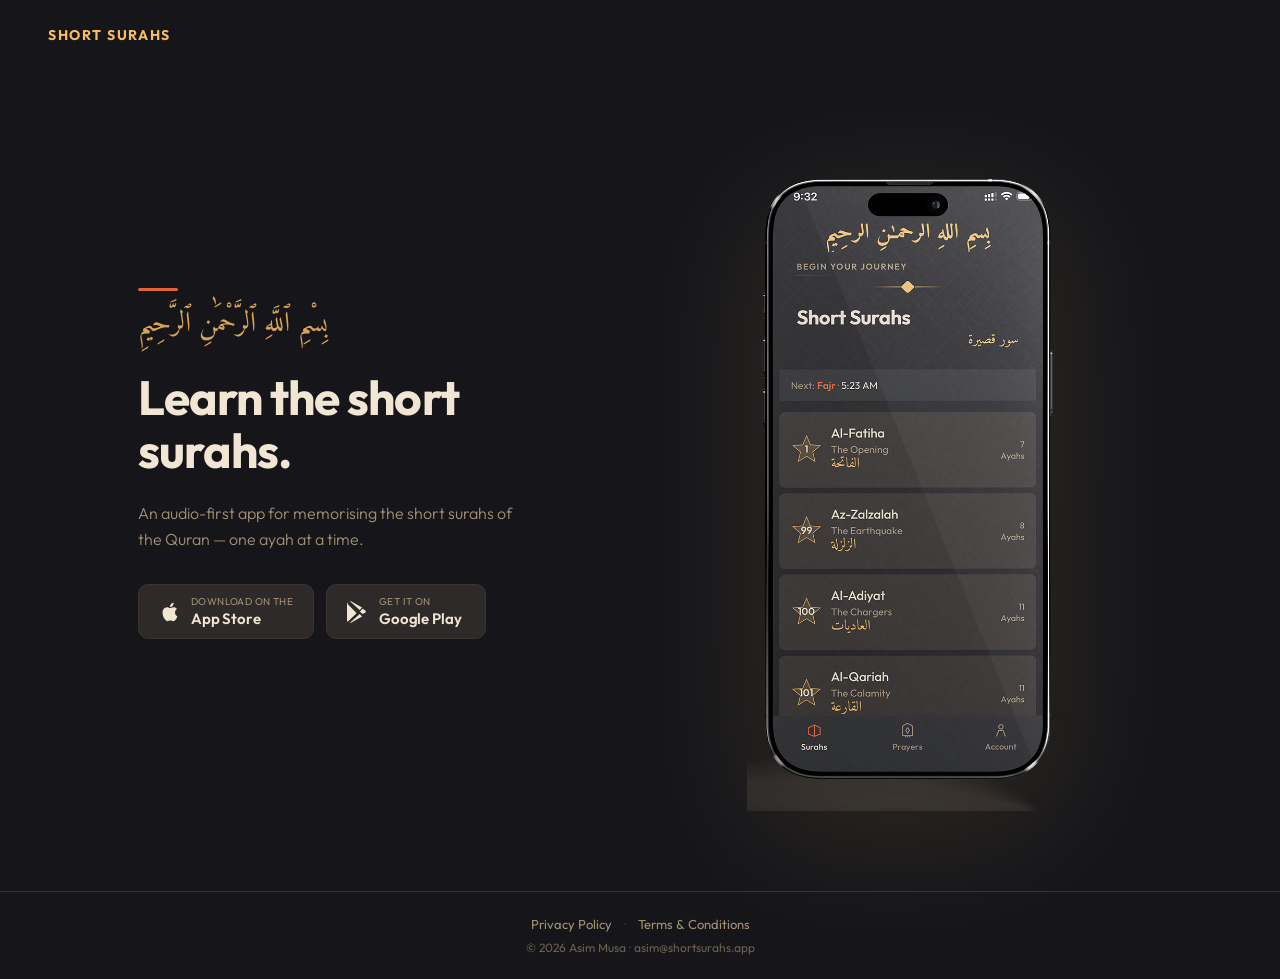
<file: index.html>
<!DOCTYPE html>
<html lang="en">
<head>
  <meta charset="UTF-8">
  <meta name="viewport" content="width=device-width, initial-scale=1.0">
  <title>Short Surahs</title>
  <meta name="description" content="An audio-first app for learning the short surahs of the Quran.">
  <link rel="preconnect" href="https://fonts.googleapis.com">
  <link rel="preconnect" href="https://fonts.gstatic.com" crossorigin>
  <link href="https://fonts.googleapis.com/css2?family=Outfit:wght@300;400;600;700&family=Amiri:ital,wght@0,400;0,700;1,400&display=swap" rel="stylesheet">
  <link rel="stylesheet" href="style.css">
</head>
<body>

  <main>

    <header class="site-header">
      <span class="logo-text">Short Surahs</span>
    </header>

    <section class="hero">
      <div class="hero-content">
        <p class="bismillah">بِسْمِ ٱللَّهِ ٱلرَّحْمَٰنِ ٱلرَّحِيمِ</p>
        <h1>Learn the short surahs.</h1>
        <p class="sub">An audio-first app for memorising the short surahs of the Quran — one ayah at a time.</p>
        <div class="store-buttons">
          <a href="#" class="store-btn apple" aria-label="Download on the App Store">
            <svg class="store-icon" viewBox="0 0 24 24" fill="currentColor" xmlns="http://www.w3.org/2000/svg">
              <path d="M18.71 19.5c-.83 1.24-1.71 2.45-3.05 2.47-1.34.03-1.77-.79-3.29-.79-1.53 0-2 .77-3.27.82-1.31.05-2.3-1.32-3.14-2.53C4.25 17 2.94 12.45 4.7 9.39c.87-1.52 2.43-2.48 4.12-2.51 1.28-.02 2.5.87 3.29.87.78 0 2.26-1.07 3.8-.91.65.03 2.47.26 3.64 1.98-.09.06-2.17 1.28-2.15 3.81.03 3.02 2.65 4.03 2.68 4.04-.03.07-.42 1.44-1.38 2.83M13 3.5c.73-.83 1.94-1.46 2.94-1.5.13 1.17-.34 2.35-1.04 3.19-.69.85-1.83 1.51-2.95 1.42-.15-1.15.41-2.35 1.05-3.11z"/>
            </svg>
            <span class="store-label">
              <span class="store-sub">Download on the</span>
              <span class="store-name">App Store</span>
            </span>
          </a>
          <a href="#" class="store-btn google" aria-label="Get it on Google Play">
            <svg class="store-icon" viewBox="0 0 24 24" fill="currentColor" xmlns="http://www.w3.org/2000/svg">
              <path d="M3.18 23.76c.35.2.74.24 1.15.09l12.1-6.97-2.59-2.59-10.66 9.47zM.75 1.37C.28 1.85 0 2.6 0 3.56v16.9c0 .96.28 1.7.76 2.18l.11.1 9.47-9.47v-.22L.86 3.57.75 1.37zm19.35 8.99-3.11-1.79-2.87 2.87 2.87 2.87 3.12-1.8c.89-.51.89-1.34-.01-1.15zM4.33.24 16.43 7.2l-2.59 2.59L3.18.32C3.57.17 3.97.21 4.33.24z"/>
            </svg>
            <span class="store-label">
              <span class="store-sub">Get it on</span>
              <span class="store-name">Google Play</span>
            </span>
          </a>
        </div>
      </div>
      <div class="hero-image">
        <img src="assets/short-surah-memorise.png" alt="Short Surahs app on iPhone" />
      </div>
    </section>

  </main>

  <footer>
    <p class="footer-links">
      <a href="privacy-policy.html">Privacy Policy</a>
      <span class="divider">·</span>
      <a href="terms-and-conditions.html">Terms &amp; Conditions</a>
    </p>
    <p class="footer-copy">&copy; 2026 Asim Musa &middot; <a href="mailto:asim@shortsurahs.app">asim@shortsurahs.app</a></p>
  </footer>

</body>
</html>
</file>
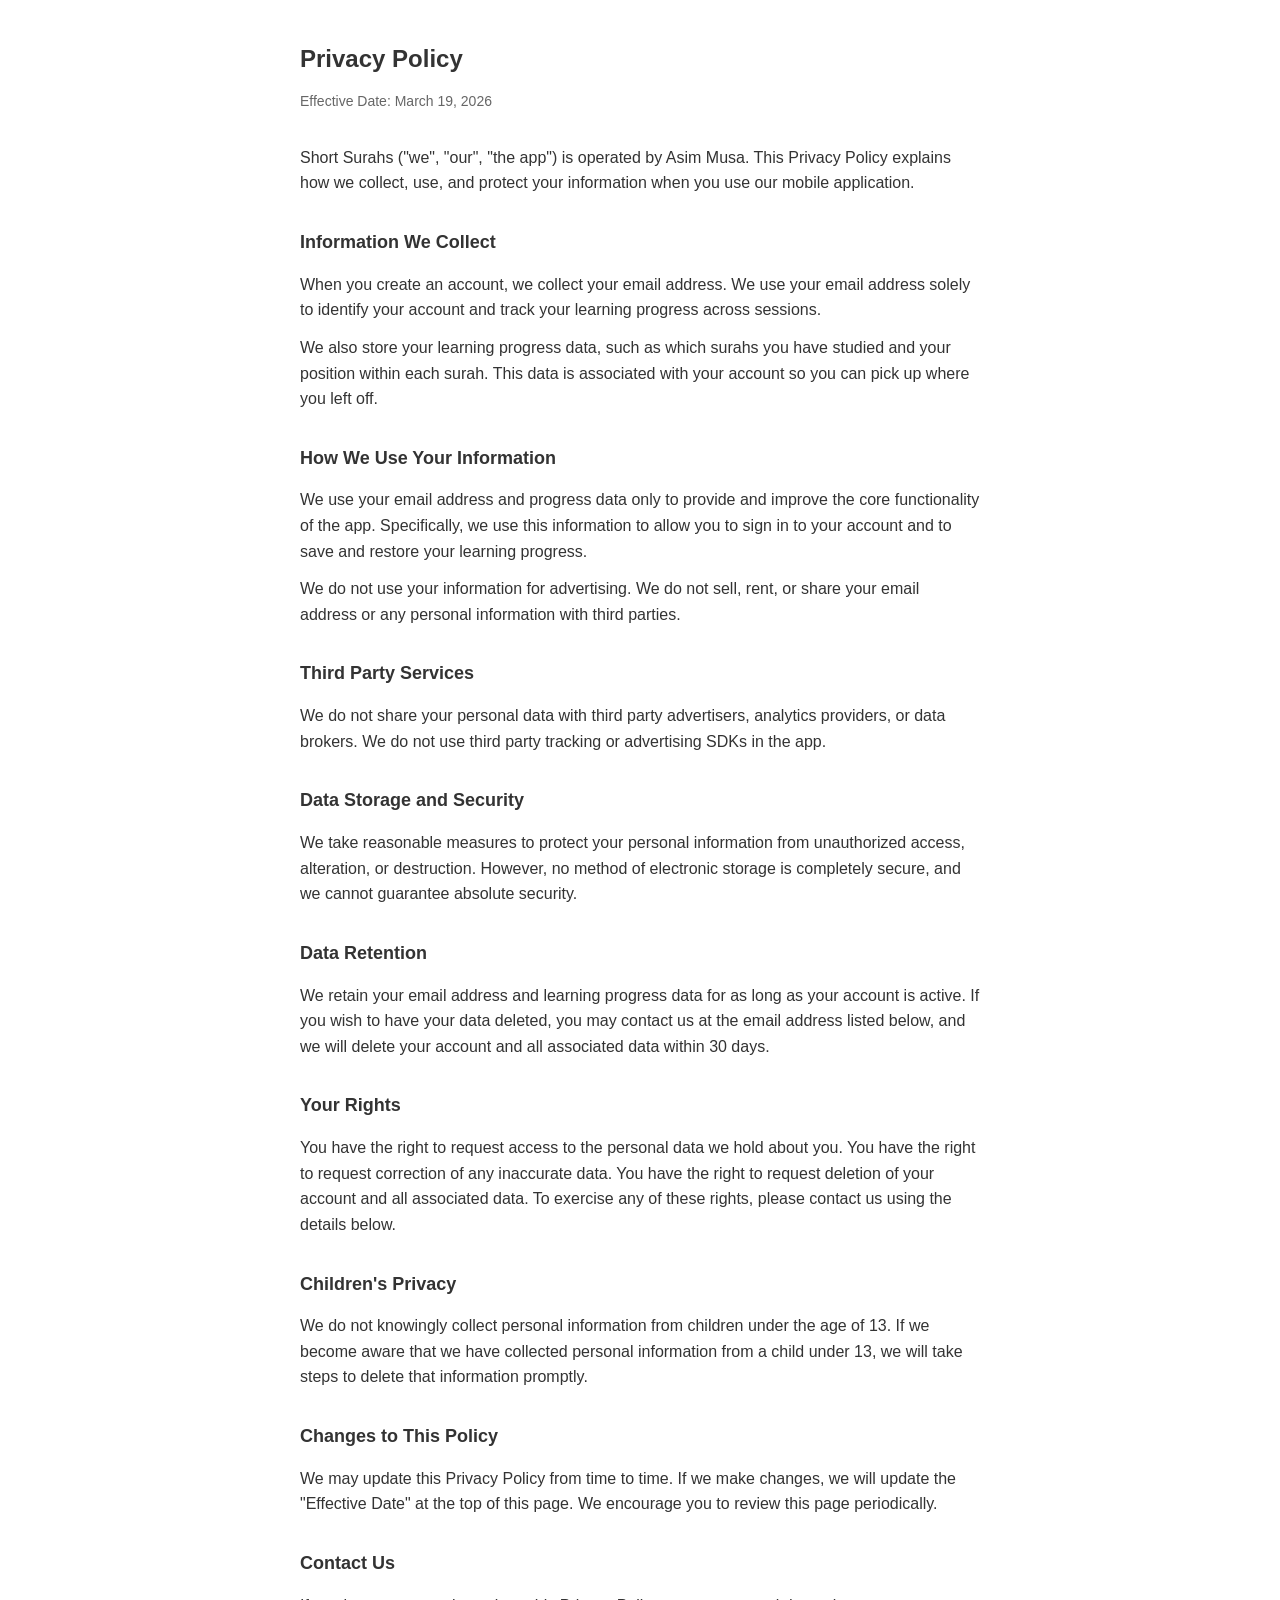
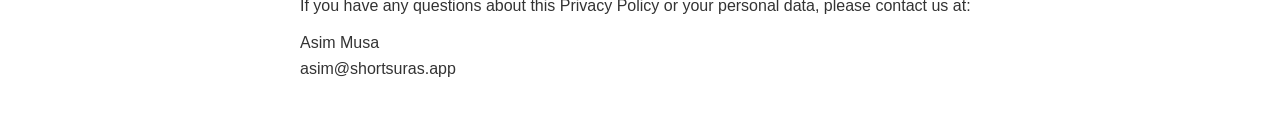
<file: privacy-policy.html>
<!DOCTYPE html>
<html lang="en">
<head>
  <meta charset="UTF-8">
  <meta name="viewport" content="width=device-width, initial-scale=1.0">
  <title>Privacy Policy - Short Surahs</title>
  <style>
    body { font-family: -apple-system, BlinkMacSystemFont, "Segoe UI", Roboto, sans-serif; max-width: 680px; margin: 0 auto; padding: 24px 16px; line-height: 1.6; color: #333; }
    h1 { font-size: 24px; margin-bottom: 4px; }
    h2 { font-size: 18px; margin-top: 32px; }
    p { margin: 12px 0; }
    .date { color: #666; font-size: 14px; margin-bottom: 32px; }
  </style>
</head>
<body>

<h1>Privacy Policy</h1>
<p class="date">Effective Date: March 19, 2026</p>

<p>Short Surahs ("we", "our", "the app") is operated by Asim Musa. This Privacy Policy explains how we collect, use, and protect your information when you use our mobile application.</p>

<h2>Information We Collect</h2>

<p>When you create an account, we collect your email address. We use your email address solely to identify your account and track your learning progress across sessions.</p>

<p>We also store your learning progress data, such as which surahs you have studied and your position within each surah. This data is associated with your account so you can pick up where you left off.</p>

<h2>How We Use Your Information</h2>

<p>We use your email address and progress data only to provide and improve the core functionality of the app. Specifically, we use this information to allow you to sign in to your account and to save and restore your learning progress.</p>

<p>We do not use your information for advertising. We do not sell, rent, or share your email address or any personal information with third parties.</p>

<h2>Third Party Services</h2>

<p>We do not share your personal data with third party advertisers, analytics providers, or data brokers. We do not use third party tracking or advertising SDKs in the app.</p>

<h2>Data Storage and Security</h2>

<p>We take reasonable measures to protect your personal information from unauthorized access, alteration, or destruction. However, no method of electronic storage is completely secure, and we cannot guarantee absolute security.</p>

<h2>Data Retention</h2>

<p>We retain your email address and learning progress data for as long as your account is active. If you wish to have your data deleted, you may contact us at the email address listed below, and we will delete your account and all associated data within 30 days.</p>

<h2>Your Rights</h2>

<p>You have the right to request access to the personal data we hold about you. You have the right to request correction of any inaccurate data. You have the right to request deletion of your account and all associated data. To exercise any of these rights, please contact us using the details below.</p>

<h2>Children's Privacy</h2>

<p>We do not knowingly collect personal information from children under the age of 13. If we become aware that we have collected personal information from a child under 13, we will take steps to delete that information promptly.</p>

<h2>Changes to This Policy</h2>

<p>We may update this Privacy Policy from time to time. If we make changes, we will update the "Effective Date" at the top of this page. We encourage you to review this page periodically.</p>

<h2>Contact Us</h2>

<p>If you have any questions about this Privacy Policy or your personal data, please contact us at:</p>

<p>Asim Musa<br>asim@shortsuras.app</p>

</body>
</html>
</file>
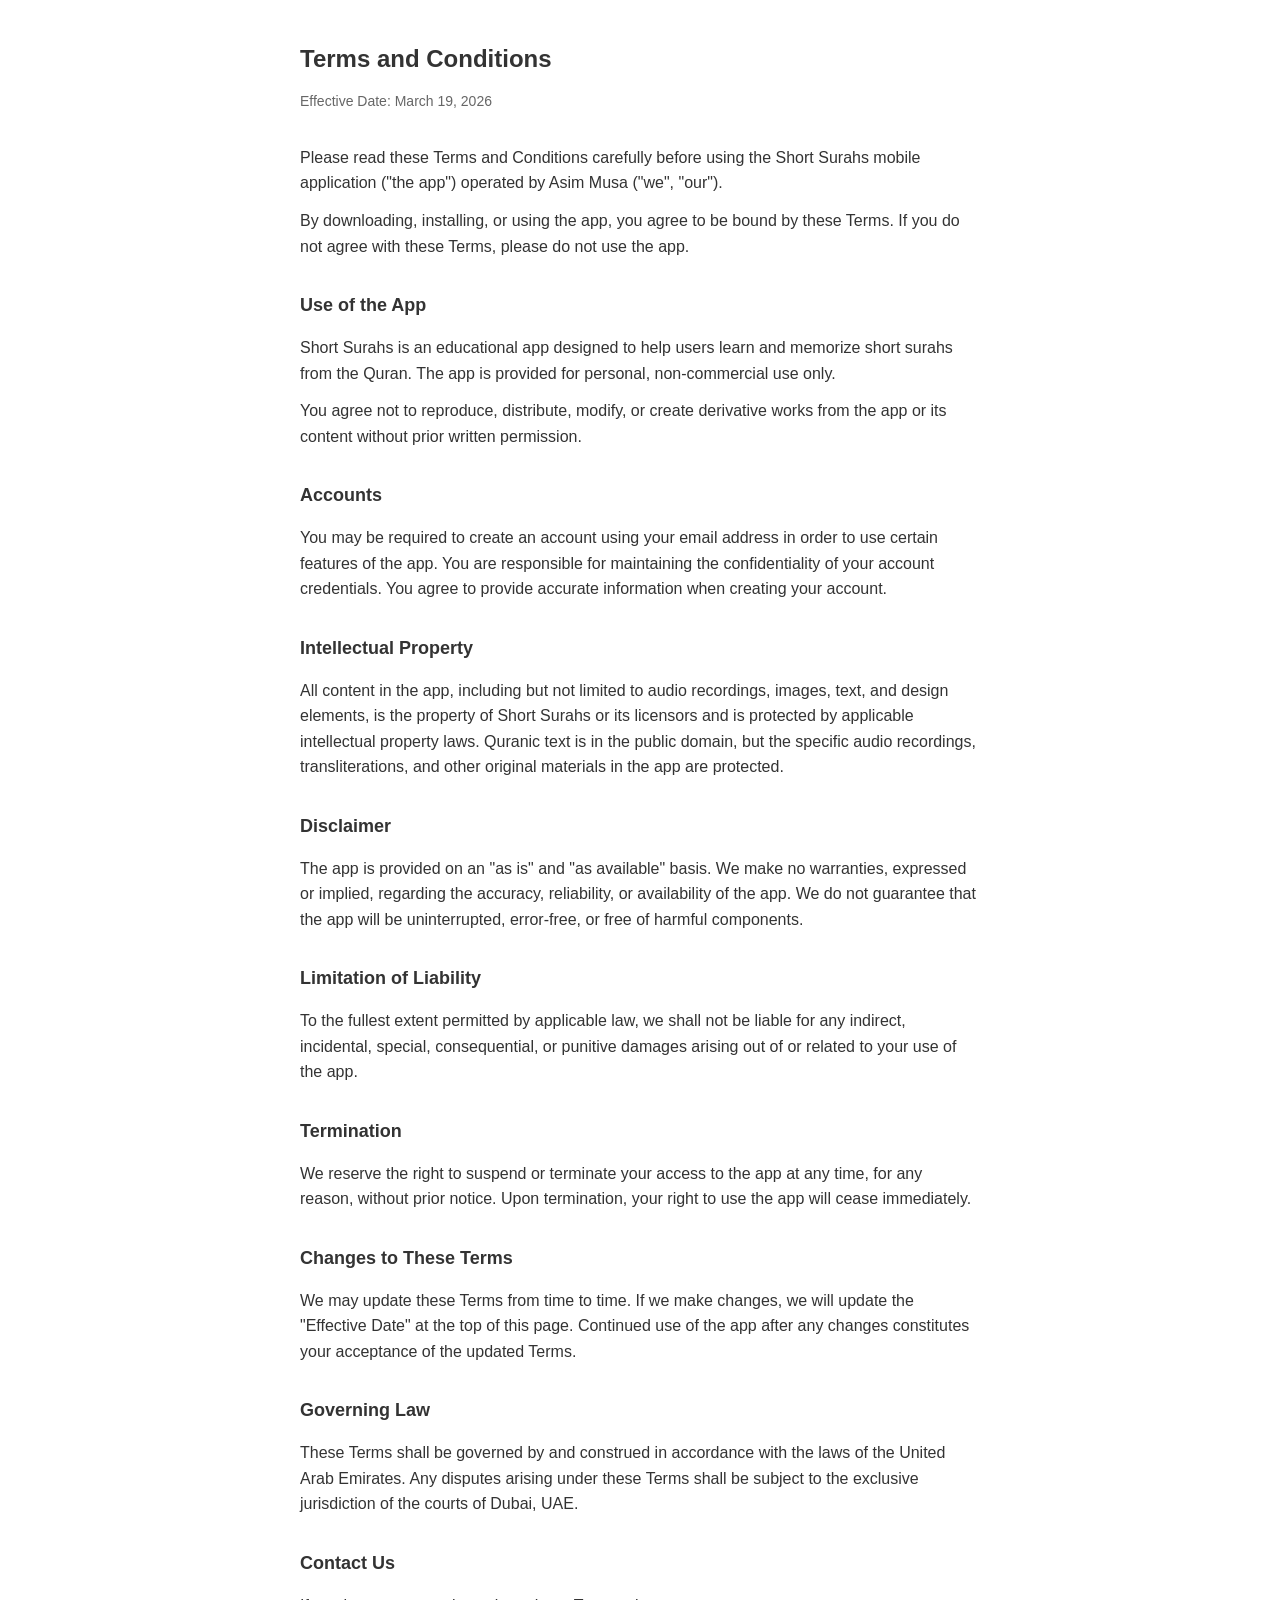
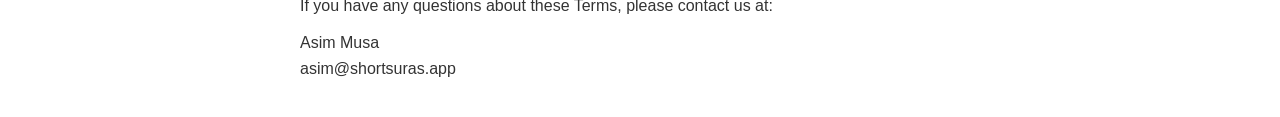
<file: terms-and-conditions.html>
<!DOCTYPE html>
<html lang="en">
<head>
  <meta charset="UTF-8">
  <meta name="viewport" content="width=device-width, initial-scale=1.0">
  <title>Terms and Conditions - Short Surahs</title>
  <style>
    body { font-family: -apple-system, BlinkMacSystemFont, "Segoe UI", Roboto, sans-serif; max-width: 680px; margin: 0 auto; padding: 24px 16px; line-height: 1.6; color: #333; }
    h1 { font-size: 24px; margin-bottom: 4px; }
    h2 { font-size: 18px; margin-top: 32px; }
    p { margin: 12px 0; }
    .date { color: #666; font-size: 14px; margin-bottom: 32px; }
  </style>
</head>
<body>

<h1>Terms and Conditions</h1>
<p class="date">Effective Date: March 19, 2026</p>

<p>Please read these Terms and Conditions carefully before using the Short Surahs mobile application ("the app") operated by Asim Musa ("we", "our").</p>

<p>By downloading, installing, or using the app, you agree to be bound by these Terms. If you do not agree with these Terms, please do not use the app.</p>

<h2>Use of the App</h2>

<p>Short Surahs is an educational app designed to help users learn and memorize short surahs from the Quran. The app is provided for personal, non-commercial use only.</p>

<p>You agree not to reproduce, distribute, modify, or create derivative works from the app or its content without prior written permission.</p>

<h2>Accounts</h2>

<p>You may be required to create an account using your email address in order to use certain features of the app. You are responsible for maintaining the confidentiality of your account credentials. You agree to provide accurate information when creating your account.</p>

<h2>Intellectual Property</h2>

<p>All content in the app, including but not limited to audio recordings, images, text, and design elements, is the property of Short Surahs or its licensors and is protected by applicable intellectual property laws. Quranic text is in the public domain, but the specific audio recordings, transliterations, and other original materials in the app are protected.</p>

<h2>Disclaimer</h2>

<p>The app is provided on an "as is" and "as available" basis. We make no warranties, expressed or implied, regarding the accuracy, reliability, or availability of the app. We do not guarantee that the app will be uninterrupted, error-free, or free of harmful components.</p>

<h2>Limitation of Liability</h2>

<p>To the fullest extent permitted by applicable law, we shall not be liable for any indirect, incidental, special, consequential, or punitive damages arising out of or related to your use of the app.</p>

<h2>Termination</h2>

<p>We reserve the right to suspend or terminate your access to the app at any time, for any reason, without prior notice. Upon termination, your right to use the app will cease immediately.</p>

<h2>Changes to These Terms</h2>

<p>We may update these Terms from time to time. If we make changes, we will update the "Effective Date" at the top of this page. Continued use of the app after any changes constitutes your acceptance of the updated Terms.</p>

<h2>Governing Law</h2>

<p>These Terms shall be governed by and construed in accordance with the laws of the United Arab Emirates. Any disputes arising under these Terms shall be subject to the exclusive jurisdiction of the courts of Dubai, UAE.</p>

<h2>Contact Us</h2>

<p>If you have any questions about these Terms, please contact us at:</p>

<p>Asim Musa<br>asim@shortsuras.app</p>

</body>
</html>
</file>
<file: style.css>
/* ─── Reset ─────────────────────────────────────────────────────────────────── */
*, *::before, *::after { box-sizing: border-box; margin: 0; padding: 0; }

/* ─── Tokens ─────────────────────────────────────────────────────────────────── */
:root {
  --bg:           #16161a;
  --surface:      #242629;
  --card:         #2E2A2A;
  --gold:         #f9bc60;
  --terracotta:   #E26436;
  --indigo:       #2A3F6F;
  --cream:        #f0e6d3;
  --text-2:       #A39075;
  --border:       #3B342B;

  --font-en: 'Outfit', system-ui, sans-serif;
  --font-ar: 'Amiri', serif;

  --ease-out: cubic-bezier(0.22, 1, 0.36, 1);
}

/* ─── Base ───────────────────────────────────────────────────────────────────── */
html { scroll-behavior: smooth; }

body {
  font-family: var(--font-en);
  background: var(--bg);
  color: var(--cream);
  min-height: 100dvh;
  display: flex;
  flex-direction: column;
  -webkit-font-smoothing: antialiased;
}

a { color: inherit; text-decoration: none; }

/* ─── Header ─────────────────────────────────────────────────────────────────── */
.site-header {
  padding: 24px 48px;
}

.logo-text {
  font-size: 14px;
  font-weight: 700;
  letter-spacing: 0.12em;
  text-transform: uppercase;
  color: var(--gold);
}

/* ─── Main ───────────────────────────────────────────────────────────────────── */
main {
  flex: 1;
  display: flex;
  flex-direction: column;
}

/* ─── Hero ───────────────────────────────────────────────────────────────────── */
.hero {
  flex: 1;
  display: grid;
  grid-template-columns: 1fr 1fr;
  align-items: center;
  gap: 64px;
  padding: 48px 48px 80px;
  max-width: 1100px;
  width: 100%;
  margin: 0 auto;
}

.hero-content {
  display: flex;
  flex-direction: column;
  gap: 24px;
}

/* Bismillah */
.bismillah {
  font-family: var(--font-ar);
  font-size: 28px;
  color: var(--gold);
  line-height: 1.6;
  letter-spacing: 0;
  opacity: 0.85;
}

/* Headline */
h1 {
  font-size: clamp(32px, 4vw, 48px);
  font-weight: 700;
  letter-spacing: -0.02em;
  line-height: 1.1;
  color: var(--cream);
}

/* Subheading */
.sub {
  font-size: 16px;
  font-weight: 300;
  line-height: 1.6;
  color: var(--text-2);
  max-width: 380px;
}

/* ─── Store Buttons ──────────────────────────────────────────────────────────── */
.store-buttons {
  display: flex;
  gap: 12px;
  flex-wrap: wrap;
  margin-top: 8px;
}

.store-btn {
  display: flex;
  align-items: center;
  gap: 10px;
  padding: 10px 20px;
  border-radius: 10px;
  border: 1px solid var(--border);
  background: var(--card);
  color: var(--cream);
  transition: background 200ms var(--ease-out), border-color 200ms var(--ease-out);
  cursor: pointer;
  min-width: 160px;
}

.store-btn:hover {
  background: var(--surface);
  border-color: var(--gold);
}

.store-icon {
  width: 22px;
  height: 22px;
  flex-shrink: 0;
  color: var(--cream);
}

.store-label {
  display: flex;
  flex-direction: column;
  gap: 1px;
}

.store-sub {
  font-size: 10px;
  font-weight: 400;
  letter-spacing: 0.04em;
  color: var(--text-2);
  text-transform: uppercase;
}

.store-name {
  font-size: 15px;
  font-weight: 600;
  letter-spacing: -0.01em;
  color: var(--cream);
}

/* ─── Hero Image ─────────────────────────────────────────────────────────────── */
.hero-image {
  display: flex;
  justify-content: center;
  align-items: flex-end;
}

.hero-image img {
  width: 100%;
  max-width: 320px;
  height: auto;
  display: block;
  filter: drop-shadow(0 32px 64px rgba(249, 188, 96, 0.12));
}

/* ─── Geometric accent ───────────────────────────────────────────────────────── */
.hero-content::before {
  content: '';
  display: block;
  width: 40px;
  height: 3px;
  background: var(--terracotta);
  border-radius: 2px;
  margin-bottom: -12px;
}

/* ─── Footer ─────────────────────────────────────────────────────────────────── */
footer {
  padding: 24px 48px;
  border-top: 1px solid var(--border);
  display: flex;
  flex-direction: column;
  align-items: center;
  gap: 8px;
  text-align: center;
}

.footer-links {
  display: flex;
  align-items: center;
  gap: 12px;
  font-size: 13px;
  font-weight: 400;
}

.footer-links a {
  color: var(--text-2);
  transition: color 200ms var(--ease-out);
}

.footer-links a:hover { color: var(--cream); }

.divider {
  color: var(--border);
  user-select: none;
}

.footer-copy {
  font-size: 12px;
  color: var(--text-2);
  opacity: 0.6;
}

.footer-copy a {
  color: var(--text-2);
}

.footer-copy a:hover { color: var(--cream); }

/* ─── Responsive ─────────────────────────────────────────────────────────────── */
@media (max-width: 720px) {
  .site-header {
    padding: 20px 24px;
  }

  .hero {
    grid-template-columns: 1fr;
    gap: 48px;
    padding: 32px 24px 64px;
    text-align: left;
  }

  .hero-image {
    order: -1;
    justify-content: center;
  }

  .hero-image img {
    max-width: 240px;
  }

  .sub {
    max-width: 100%;
  }

  footer {
    padding: 20px 24px;
  }
}

@media (prefers-reduced-motion: reduce) {
  * { transition: none !important; }
}
</file>
